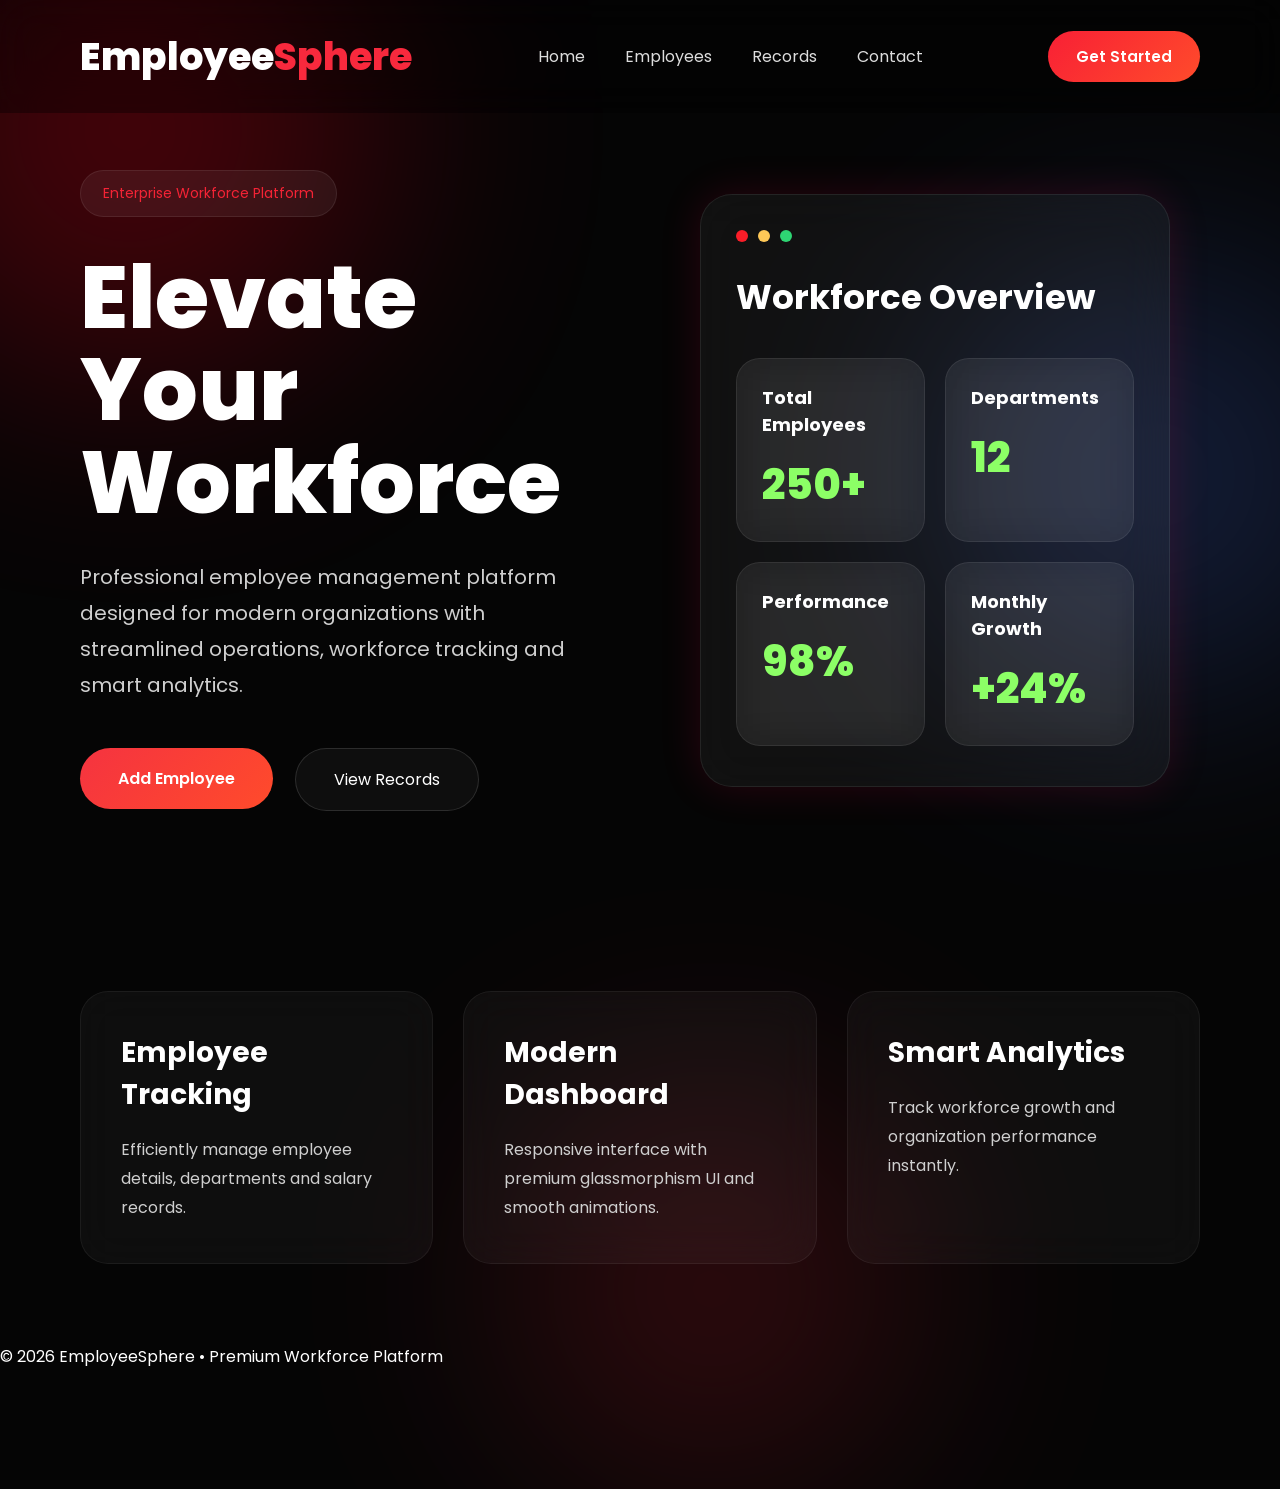
<file: employeecrud/target/classes/static/index.html>
<!DOCTYPE html>
<html lang="en">

<head>

    <meta charset="UTF-8">
    <meta name="viewport" content="width=device-width, initial-scale=1.0">

    <title>EmployeeSphere</title>

    <link rel="stylesheet" href="style.css">

    <link href="https://fonts.googleapis.com/css2?family=Poppins:wght@300;400;500;600;700;800&display=swap" rel="stylesheet">

</head>

<body>

    <!-- BACKGROUND GLOW -->

    <div class="bg-glow glow1"></div>
    <div class="bg-glow glow2"></div>
    <div class="bg-glow glow3"></div>

    <!-- NAVBAR -->

    <nav class="navbar">

        <div class="logo">
            Employee<span>Sphere</span>
        </div>

        <ul class="nav-links">

            <li><a href="#">Home</a></li>
            <li><a href="#employeeForm">Employees</a></li>
            <li><a href="#records">Records</a></li>
            <li><a href="#">Contact</a></li>

        </ul>

        <button class="nav-btn">
            Get Started
        </button>

    </nav>

    <!-- HERO SECTION -->

    <section class="hero-section">

        <!-- LEFT -->

        <div class="hero-left">

            <div class="tag">
                Enterprise Workforce Platform
            </div>

            <h1>
                Elevate Your <br>
                Workforce
            </h1>

            <p>
                Professional employee management platform designed
                for modern organizations with streamlined operations,
                workforce tracking and smart analytics.
            </p>

            <div class="hero-buttons">
                <a href="add.html">

                <button class="primary-btn">
                    Add Employee
                </button>
                </a>

                    <a href="records.html">
                <button class="secondary-btn">
                    View Records
                </button>
                </a>
            </div>

        </div>

        <!-- RIGHT -->

        <div class="hero-right">

            <div class="dashboard-card">

                <div class="card-dots">

                    <span class="red"></span>
                    <span class="yellow"></span>
                    <span class="green"></span>

                </div>

                <h2>Workforce Overview</h2>

                <div class="overview-box">

    <div class="mini-card clickable-card"
    onclick="window.location.href='records.html'">

        <h4>Total Employees</h4>
        <h1>250+</h1>

    </div>

    <div class="mini-card clickable-card"
    onclick="window.location.href='analytics.html'">

        <h4>Departments</h4>
        <h1>12</h1>

    </div>

    <div class="mini-card clickable-card"
    onclick="window.location.href='analytics.html'">

        <h4>Performance</h4>
        <h1>98%</h1>

    </div>

    <div class="mini-card clickable-card"
    onclick="window.location.href='analytics.html'">

        <h4>Monthly Growth</h4>
        <h1>+24%</h1>

    </div>

</div>

            </div>

        </div>

    </section>

    <!-- EMPLOYEE FORM -->

    <!-- <section class="employee-form-section"
             id="employeeForm">

        <h1 class="section-title">
            Add Employee
        </h1>

        <div class="employee-form">

            <input type="text"
                   id="name"
                   placeholder="Employee Name">

            <input type="text"
                   id="department"
                   placeholder="Department">

            <input type="number"
                   id="salary"
                   placeholder="Salary">

            <input type="text"
                   id="designation"
                   placeholder="Designation">

            <!-- <button class="primary-btn"
                    onclick="addEmployee()">

                Add Employee

            </button> -->
            <!-- <div class="hero-buttons">

    <a href="add.html">
        <button class="hero-btn">
            Add Employee
        </button>
    </a>

    <a href="records.html">
        <button class="hero-btn secondary-btn">
            View Records
        </button>
    </a>

</div>

        </div>

    </section> -->

    <!-- RECORDS -->

    <!-- <section class="records-section"
             id="records">

        <h1 class="section-title">
            Employee Records
        </h1>

        <div class="table-container">

           ame</th>
                        <th>Department</th>
                        <th>Salary</th>
                        <th>Designation</th>

                    </tr>

                </thead>

                <tbody id="employeeTable">

                </tbody> <table>

                <thead>

                    <tr>

                        <th>ID</th>
                        <th>N

            </table>

        </div>

    </section> --> 

    <!-- FEATURES -->

    <section class="features-section">

        <div class="feature-card">

            <h2>Employee Tracking</h2>

            <p>
                Efficiently manage employee details,
                departments and salary records.
            </p>

        </div>

        <div class="feature-card">

            <h2>Modern Dashboard</h2>

            <p>
                Responsive interface with premium
                glassmorphism UI and smooth animations.
            </p>

        </div>

        <div class="feature-card">

            <h2>Smart Analytics</h2>

            <p>
                Track workforce growth and organization
                performance instantly.
            </p>

        </div>

    </section>

    <!-- FOOTER -->

    <footer class="footer">

        © 2026 EmployeeSphere • Premium Workforce Platform

    </footer>

    <!-- JAVASCRIPT -->

    <script src="script.js"></script>

</body>

</html>
</file>
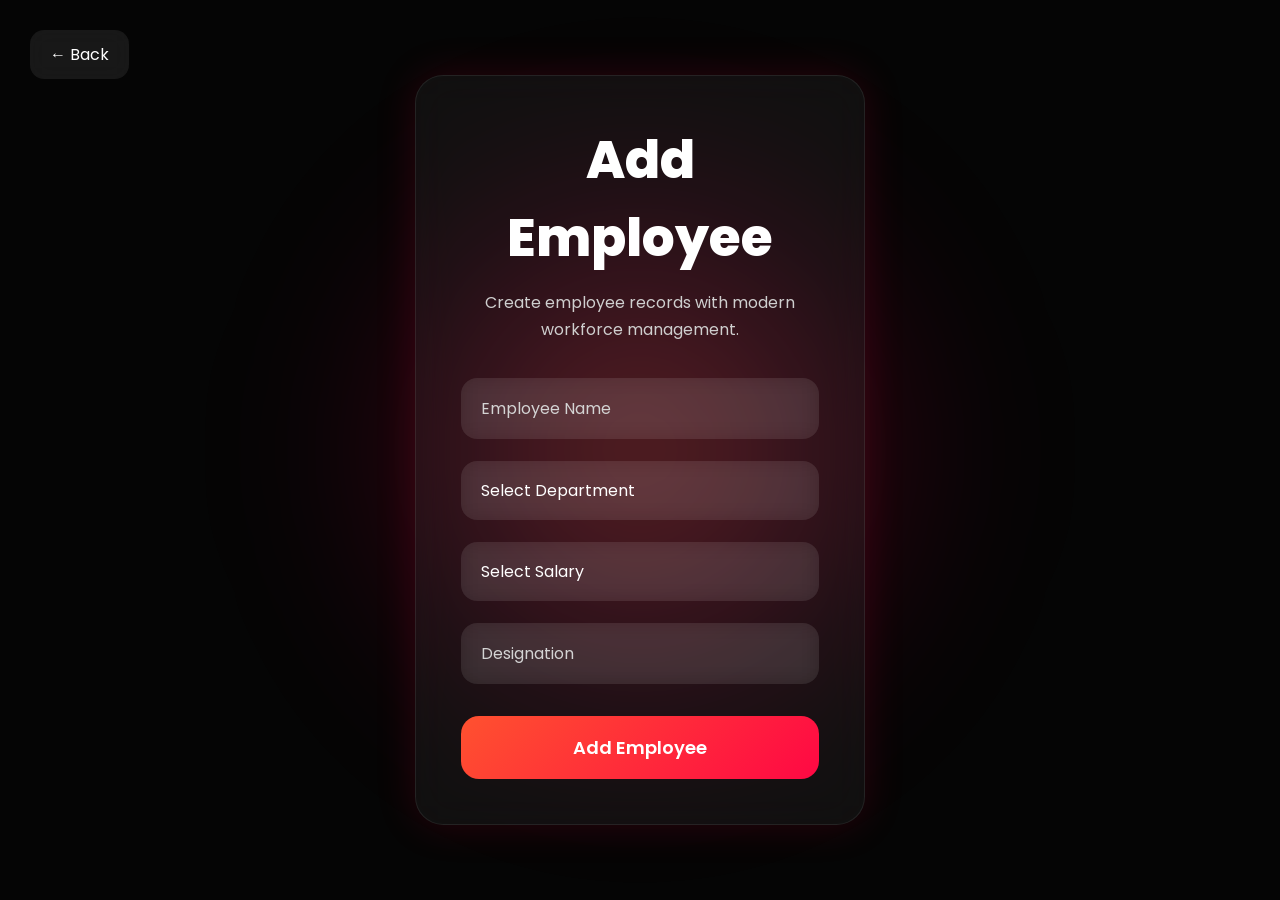
<file: employeecrud/target/classes/static/add.html>
<!DOCTYPE html>
<html lang="en">
<head>
    <meta charset="UTF-8">
    <meta name="viewport" content="width=device-width, initial-scale=1.0">
    <title>Add Employee</title>

    <link href="https://fonts.googleapis.com/css2?family=Poppins:wght@300;400;500;600;700;800&display=swap" rel="stylesheet">

    <style>

        *{
            margin:0;
            padding:0;
            box-sizing:border-box;
            font-family:'Poppins',sans-serif;
        }

        body{
            min-height:100vh;
            display:flex;
            justify-content:center;
            align-items:center;
            background:#050505;
            overflow:hidden;
            position:relative;
            color:white;
        }

        /* BACKGROUND GLOW */

        body::before{
            content:"";
            position:absolute;
            width:700px;
            height:700px;
            background:radial-gradient(circle,
            rgba(255,70,70,0.35) 0%,
            rgba(255,0,80,0.15) 35%,
            transparent 70%);
            top:50%;
            left:50%;
            transform:translate(-50%,-50%);
            filter:blur(70px);
            z-index:0;
        }

        /* CONTAINER */

        .container{
            width:450px;
            padding:45px;
            border-radius:28px;
            background:rgba(255,255,255,0.05);
            border:1px solid rgba(255,255,255,0.08);
            backdrop-filter:blur(20px);
            z-index:2;
            box-shadow:0 0 40px rgba(255,0,70,0.15);
        }

        h1{
            text-align:center;
            font-size:52px;
            margin-bottom:12px;
            font-weight:800;
        }

        .subtitle{
            text-align:center;
            color:#cfcfcf;
            margin-bottom:35px;
            line-height:1.7;
        }

        form{
            display:flex;
            flex-direction:column;
            gap:22px;
        }

        input,
        select{
            width:100%;
            padding:18px 20px;
            border:none;
            outline:none;
            border-radius:16px;
            background:rgba(255,255,255,0.08);
            color:white;
            font-size:16px;
            backdrop-filter:blur(10px);
        }

        input::placeholder{
            color:#d4d4d4;
        }

        select{
            appearance:none;
            cursor:pointer;
        }

        select option{
            background:#111;
            color:white;
        }

        .submit-btn{
            margin-top:10px;
            padding:18px;
            border:none;
            border-radius:18px;
            background:linear-gradient(135deg,#ff512f,#ff0844);
            color:white;
            font-size:18px;
            font-weight:600;
            cursor:pointer;
            transition:0.3s;
        }

        .submit-btn:hover{
            transform:translateY(-4px);
            box-shadow:0 0 25px rgba(255,70,70,0.4);
        }

        .back-btn{
            position:absolute;
            top:30px;
            left:30px;
            text-decoration:none;
            color:white;
            background:rgba(255,255,255,0.08);
            padding:12px 20px;
            border-radius:14px;
            backdrop-filter:blur(10px);
            transition:0.3s;
        }

        .back-btn:hover{
            background:rgba(255,255,255,0.15);
        }

    </style>
</head>

<body>

    <a href="index.html" class="back-btn">← Back</a>

    <div class="container">

        <h1>Add Employee</h1>

        <p class="subtitle">
            Create employee records with modern workforce management.
        </p>

        <form id="employeeForm">

            <input type="text"
                   id="name"
                   placeholder="Employee Name"
                   required>

            <!-- Department Dropdown -->

            <select id="department" required>

                <option value="">Select Department</option>

                <option>HR</option>

                <option>Developer</option>

                <option>Testing</option>

                <option>UI/UX</option>

                <option>Marketing</option>

                <option>Finance</option>

                <option>Management</option>

                <option>Fronted</option>

                <option>SQL dev</option>

                <option>DevOps</option>

                <option>Data Analyst</option>

                <option>Data scientist</option>

            </select>

            <!-- Salary Dropdown -->

            <select id="salary" required>

                <option value="">Select Salary</option>

                <option>10000</option>
                <option>20000</option>
                <option>30000</option>
                <option>40000</option>
                <option>50000</option>
                <option>60000</option>
                <option>70000</option>
                <option>80000</option>
                <option>90000</option>
                <option>100000</option>
                <option>200000</option>
                <option>300000</option>
                <option>400000</option>
                <option>500000</option>

            </select>

            <input type="text"
                   id="designation"
                   placeholder="Designation"
                   required>

            <button type="submit" class="submit-btn">
                Add Employee
            </button>

        </form>

    </div>

    <script>

        document.getElementById("employeeForm")
        .addEventListener("submit", function(e){

            e.preventDefault();

            const employee = {

                name: document.getElementById("name").value,

                department: document.getElementById("department").value,

                salary: document.getElementById("salary").value,

                designation: document.getElementById("designation").value
            };

            fetch("http://localhost:9090/employees",{

                method:"POST",

                headers:{
                    "Content-Type":"application/json"
                },

                body:JSON.stringify(employee)

            })

            .then(response => response.json())

            .then(data => {

                alert("Employee Added Successfully!");

                window.location.href = "records.html";

            })

            .catch(error => {

                console.log(error);

                alert("Error adding employee");

            });

        });

    </script>

</body>
</html>
</file>
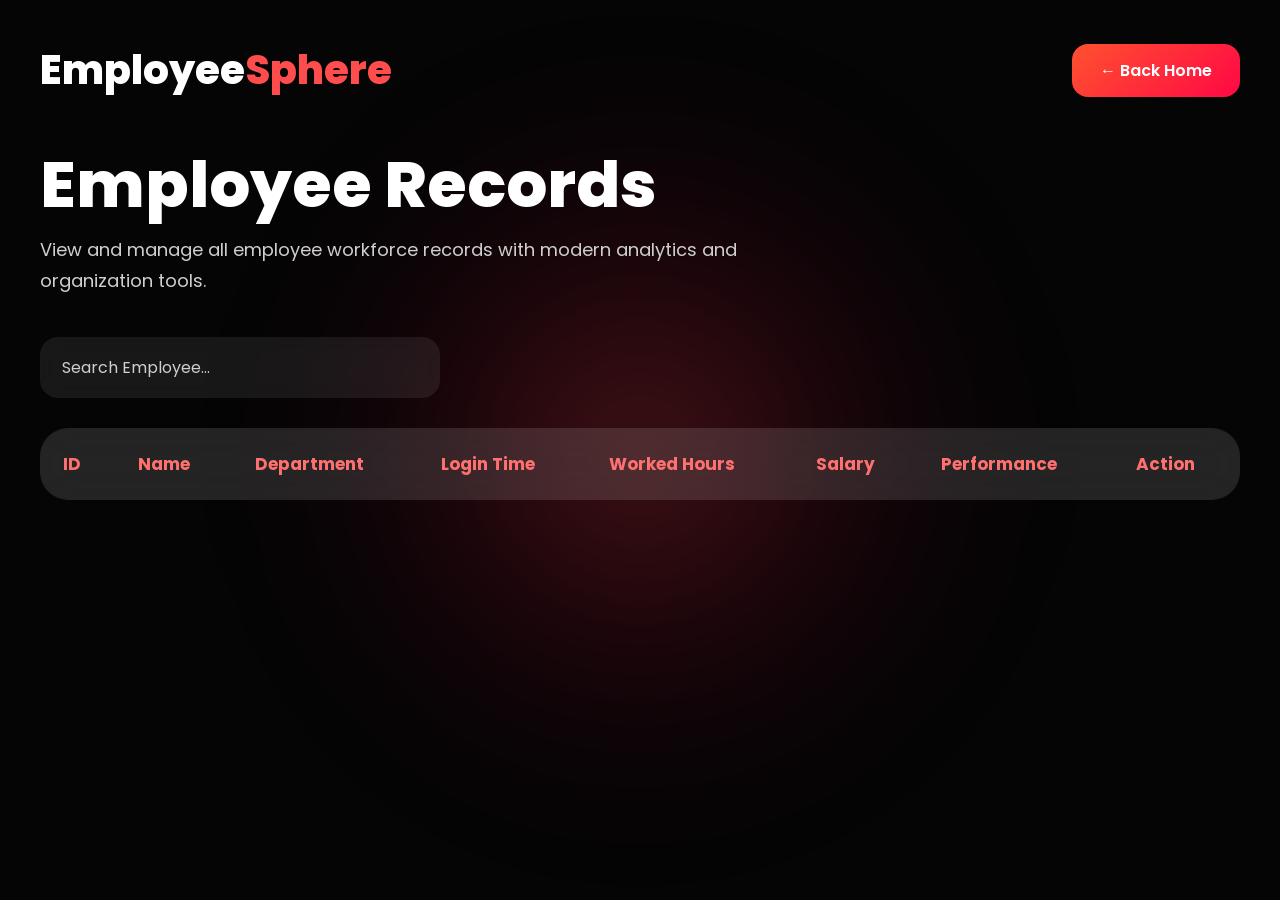
<file: employeecrud/target/classes/static/records.html>
<!DOCTYPE html>
<html lang="en">
<head>
    <meta charset="UTF-8">
    <meta name="viewport" content="width=device-width, initial-scale=1.0">
    <title>Employee Records</title>

    <link href="https://fonts.googleapis.com/css2?family=Poppins:wght@300;400;500;600;700;800&display=swap" rel="stylesheet">

    <style>

        *{
            margin:0;
            padding:0;
            box-sizing:border-box;
            font-family:'Poppins',sans-serif;
        }

        body{
            background:#050505;
            color:white;
            min-height:100vh;
            padding:40px;
            overflow-x:hidden;
            position:relative;
        }

        /* BACKGROUND GLOW */

        body::before{
            content:"";
            position:absolute;
            width:700px;
            height:700px;
            background:radial-gradient(circle,
            rgba(255,70,70,0.30) 0%,
            rgba(255,0,70,0.10) 35%,
            transparent 70%);
            top:50%;
            left:50%;
            transform:translate(-50%,-50%);
            filter:blur(80px);
            z-index:0;
        }

        .container{
            position:relative;
            z-index:2;
        }

        /* NAVBAR */

        .navbar{
            display:flex;
            justify-content:space-between;
            align-items:center;
            margin-bottom:50px;
        }

        .logo{
            font-size:40px;
            font-weight:800;
        }

        .logo span{
            color:#ff4d4d;
        }

        .back-btn{
            text-decoration:none;
            padding:14px 28px;
            border-radius:16px;
            background:linear-gradient(135deg,#ff512f,#ff0844);
            color:white;
            font-weight:600;
            transition:0.3s;
        }

        .back-btn:hover{
            transform:translateY(-3px);
            box-shadow:0 0 20px rgba(255,70,70,0.4);
        }

        /* TITLE */

        .title-section{
            margin-bottom:40px;
        }

        .title-section h1{
            font-size:64px;
            line-height:1.1;
            margin-bottom:15px;
            font-weight:800;
        }

        .title-section p{
            color:#cfcfcf;
            font-size:18px;
            line-height:1.7;
            max-width:700px;
        }

        /* SEARCH */

        .search-box{
            margin:30px 0;
        }

        .search-box input{
            width:100%;
            max-width:400px;
            padding:18px 22px;
            border:none;
            outline:none;
            border-radius:18px;
            background:rgba(255,255,255,0.08);
            color:white;
            font-size:16px;
            backdrop-filter:blur(10px);
        }

        .search-box input::placeholder{
            color:#cfcfcf;
        }

        /* TABLE */

        .table-container{
            margin-top:30px;
            border-radius:28px;
            overflow:hidden;
            background:rgba(255,255,255,0.05);
            border:1px solid rgba(255,255,255,0.08);
            backdrop-filter:blur(20px);
        }

        table{
            width:100%;
            border-collapse:collapse;
        }

        thead{
            background:rgba(255,255,255,0.08);
        }

        th{
            padding:22px;
            text-align:left;
            font-size:17px;
            color:#ff7070;
        }

        td{
            padding:22px;
            border-top:1px solid rgba(255,255,255,0.05);
            color:#f1f1f1;
        }

        tbody tr{
            transition:0.3s;
        }

        tbody tr:hover{
            background:rgba(255,255,255,0.06);
        }

        /* DELETE BUTTON */

        .delete-btn{
            padding:10px 18px;
            border:none;
            border-radius:12px;
            background:linear-gradient(135deg,#ff512f,#ff0844);
            color:white;
            cursor:pointer;
            font-weight:600;
            transition:0.3s;
        }

        .delete-btn:hover{
            transform:scale(1.05);
            box-shadow:0 0 18px rgba(255,70,70,0.4);
        }

        /* RESPONSIVE */

        @media(max-width:900px){

            .title-section h1{
                font-size:42px;
            }

            table{
                min-width:900px;
            }

            .table-container{
                overflow-x:auto;
            }

        }
        /* PERFORMANCE BAR */

.progress-container{

    width:180px;
    height:18px;
    background:rgba(255,255,255,0.08);
    border-radius:20px;
    overflow:hidden;
}

.progress-bar{

    height:100%;
    border-radius:20px;
    background:linear-gradient(135deg,#00ff66,#66ff99);
    text-align:center;
    font-size:11px;
    font-weight:600;
    color:#000;
    line-height:18px;
}

    </style>
</head>

<body>

    <div class="container">

        <!-- NAVBAR -->

        <div class="navbar">

            <div class="logo">
                Employee<span>Sphere</span>
            </div>

            <a href="index.html" class="back-btn">
                ← Back Home
            </a>

        </div>

        <!-- TITLE -->

        <div class="title-section">

            <h1>
                Employee Records
            </h1>

            <p>
                View and manage all employee workforce records with modern analytics and organization tools.
            </p>

        </div>

        <!-- SEARCH -->

        <div class="search-box">

            <input type="text"
                   id="searchInput"
                   placeholder="Search Employee...">

        </div>

        <!-- TABLE -->

        <div class="table-container">

            <table>
                 <thead>

    <tr>

        <th>ID</th>
        <th>Name</th>
        <th>Department</th>
        <th>Login Time</th>
        <th>Worked Hours</th>
        <th>Salary</th>
        <th>Performance</th>
        <th>Action</th>

    </tr>

</thead>

<tbody id="employeeTable">

</tbody>

            </table>

        </div>

    </div>

    <script>

const API_URL = "http://localhost:9090/employees";

window.onload = function () {

    getEmployees();

};

function getEmployees() {

    fetch(API_URL)

    .then(response => response.json())

    .then(data => {

        let table = "";

        data.forEach((emp, index) => {

            // RANDOM VALUES

    let hour = Math.floor(Math.random() * 3) + 9; // 9 to 11
let minute = Math.floor(Math.random() * 60);

let ampm = hour >= 12 ? "PM" : "AM";

let formattedHour = hour > 12 ? hour - 12 : hour;

let formattedMinute = minute < 10 ? "0" + minute : minute;

let loginTime = `${formattedHour}:${formattedMinute} ${ampm}`;

            let workedHours = Math.floor(Math.random() * 4) + 6 + " hrs";

            let performance = Math.floor(Math.random() * 21) + 80;

            table += `

            <tr>

                <td>${index + 1}</td>

                <td>${emp.name}</td>

                <td>${emp.department}</td>

                <td>${loginTime}</td>

                <td>${workedHours}</td>

                <td>₹ ${emp.salary}</td>

                <td>

                    <div class="progress-container">

                        <div class="progress-bar"
                        style="width:${performance}%">

                            ${performance}%

                        </div>

                    </div>

                </td>

                <td>

                    <button class="delete-btn"
                    onclick="deleteEmployee(${emp.id})">

                    Delete

                    </button>

                </td>

            </tr>

            `;

        });

        document.getElementById("employeeTable")
        .innerHTML = table;

    });

}

function deleteEmployee(id){

    fetch(API_URL + "/" + id,{

        method:"DELETE"

    })

    .then(() => {

        getEmployees();

    });

}

</script>
</body>
</html>
</file>
<file: employeecrud/target/classes/static/style.css>
@import url('https://fonts.googleapis.com/css2?family=Poppins:wght@300;400;500;600;700;800&display=swap');

*{
    margin:0;
    padding:0;
    box-sizing:border-box;
    font-family:'Poppins',sans-serif;
}

body{
    background:#050505;
    color:white;
    overflow-x:hidden;
    position:relative;
}

/* GLOW BACKGROUND */

.bg-glow{
    position:absolute;
    border-radius:50%;
    filter:blur(120px);
    z-index:-1;
}

.glow1{
    width:500px;
    height:500px;
    background:#ff0019;
    top:-120px;
    left:-120px;
    opacity:0.25;
}

.glow2{
    width:450px;
    height:450px;
    background:#4d7cff;
    top:250px;
    right:-100px;
    opacity:0.20;
}

.glow3{
    width:400px;
    height:400px;
    background:#f5263b;
    bottom:-120px;
    left:40%;
    opacity:0.18;
}

/* NAVBAR */

.navbar{
    width:100%;
    padding:28px 80px;
    display:flex;
    justify-content:space-between;
    align-items:center;
    position:fixed;
    top:0;
    z-index:1000;
    background:rgba(0,0,0,0.35);
    backdrop-filter:blur(20px);
}

.logo{
    font-size:38px;
    font-weight:800;
    color:white;
}

.logo span{
    color:#f8293d;
}

.nav-links{
    display:flex;
    gap:40px;
    list-style:none;
}

.nav-links a{
    text-decoration:none;
    color:#ddd;
    font-size:16px;
    transition:0.3s;
}

.nav-links a:hover{
    color:#f52f2f;
}

.nav-btn{
    padding:14px 28px;
    border:none;
    border-radius:40px;
    background:linear-gradient(135deg,#f82035,#ff4b2b);
    color:white;
    font-size:15px;
    font-weight:600;
    cursor:pointer;
    transition:0.4s;
}

.nav-btn:hover{
    transform:translateY(-3px);
    box-shadow:0 0 25px rgba(254, 28, 66, 0.5);
}

/* HERO SECTION */

.hero-section{
    width:100%;
    min-height:100vh;
    display:flex;
    justify-content:space-between;
    align-items:center;
    padding:170px 80px 100px;
    gap:60px;
}

/* LEFT SIDE */

.hero-left{
    flex:1;
}

.tag{
    display:inline-block;
    padding:12px 22px;
    border-radius:40px;
    background:rgba(255,255,255,0.06);
    border:1px solid rgba(255,255,255,0.08);
    color:#f52335;
    font-size:14px;
    margin-bottom:35px;
}

.hero-left h1{
    font-size:88px;
    line-height:1.05;
    margin-bottom:30px;
    font-weight:800;
}

.hero-left p{
    font-size:20px;
    line-height:1.8;
    color:#cfcfcf;
    max-width:700px;
}

/* BUTTONS */

.hero-buttons{
    margin-top:45px;
    display:flex;
    gap:22px;
}

.primary-btn{
    padding:18px 38px;
    border:none;
    border-radius:50px;
    background:linear-gradient(135deg,#f53340,#ff4b2b);
    color:white;
    font-size:16px;
    font-weight:600;
    cursor:pointer;
    transition:0.4s;
}

.primary-btn:hover{
    transform:translateY(-4px);
    box-shadow:0 0 30px rgba(255,70,100,0.5);
}

.secondary-btn{
    padding:18px 38px;
    border-radius:50px;
    border:1px solid rgba(255,255,255,0.12);
    background:rgba(255,255,255,0.04);
    color:white;
    font-size:16px;
    cursor:pointer;
    transition:0.4s;
}

.secondary-btn:hover{
    background:rgba(255,255,255,0.08);
}

/* RIGHT SIDE */

.hero-right{
    flex:1;
    display:flex;
    justify-content:center;
}

.dashboard-card{
    width:100%;
    max-width:470px;
    padding:35px;
    border-radius:32px;
    background:rgba(255,255,255,0.05);
    border:1px solid rgba(255,255,255,0.08);
    backdrop-filter:blur(24px);
    box-shadow:0 0 40px rgba(255,0,80,0.15);
    height: auto;
    padding-bottom: 40px;
}

/* DOTS */

.card-dots{
    display:flex;
    gap:10px;
    margin-bottom:30px;
}

.card-dots span{
    width:12px;
    height:12px;
    border-radius:50%;
}

.red{
    background:#fa1d28;
}

.yellow{
    background:#ffc857;
}

.green{
    background:#2ed573;
}

/* DASHBOARD */

.dashboard-card h2{
    font-size:34px;
    margin-bottom:35px;
}

.stats-grid{
    display:grid;
    grid-template-columns:1fr 1fr;
    gap:22px;
}

.stat-box{
    padding:28px;
    border-radius:24px;
    background:rgba(255,255,255,0.04);
    border:1px solid rgba(255,255,255,0.05);
    transition:0.4s;
}

.stat-box:hover{
    transform:translateY(-5px);
    box-shadow:0 0 25px rgba(255,80,120,0.2);
}

.stat-box h4{
    color:#d6d6d6;
    margin-bottom:18px;
    font-size:15px;
    font-weight:500;
}

.stat-box h1{
    font-size:48px;
    color:#82fa79;
}

/* FEATURES */

.features-section{
    width:100%;
    padding:80px;
    display:grid;
    grid-template-columns:repeat(auto-fit,minmax(280px,1fr));
    gap:30px;
}

.feature-card{
    padding:40px;
    border-radius:28px;
    background:rgba(255,255,255,0.04);
    border:1px solid rgba(255,255,255,0.06);
    backdrop-filter:blur(20px);
    transition:0.4s;
}

.feature-card:hover{
    transform:translateY(-8px);
    box-shadow:0 0 30px rgba(255,70,100,0.2);
}

.feature-card h2{
    margin-bottom:20px;
    font-size:28px;
}

.feature-card p{
    color:#cfcfcf;
    line-height:1.8;
}

/* RESPONSIVE */

@media(max-width:1100px){

    .hero-section{
        flex-direction:column;
        text-align:center;
        padding:150px 30px 80px;
    }

    .hero-left h1{
        font-size:62px;
    }

    .hero-left p{
        font-size:18px;
    }

    .hero-buttons{
        justify-content:center;
        flex-wrap:wrap;
    }

    .navbar{
        padding:25px 30px;
    }

    .nav-links{
        display:none;
    }

    .stats-grid{
        grid-template-columns:1fr;
    }

    .features-section{
        padding:50px 30px;
    }
}

@media(max-width:600px){

    .hero-left h1{
        font-size:46px;
    }

    .dashboard-card{
        padding:25px;
    }

    .dashboard-card h2{
        font-size:28px;
    }

    .stat-box h1{
        font-size:38px;
    }

    .logo{
        font-size:30px;
    }
}
/* ADD PAGE */

.form-page{
    width:100%;
    min-height:100vh;
    display:flex;
    justify-content:center;
    align-items:center;
    background:#050505;
    padding:40px;
}

.form-box{
    width:100%;
    max-width:550px;
    padding:50px;
    border-radius:30px;
    background:rgba(255,255,255,0.05);
    border:1px solid rgba(255,255,255,0.08);
    backdrop-filter:blur(20px);
}

.form-box h1{
    font-size:48px;
    margin-bottom:15px;
}

.form-box p{
    color:#bbb;
    margin-bottom:35px;
    line-height:1.7;
}

.form-box input,
.form-box select{
    width:100%;
    padding:18px;
    margin-bottom:20px;
    border:none;
    outline:none;
    border-radius:16px;
    background:rgba(255,255,255,0.06);
    color:white;
    font-size:16px;
}

.form-box button{
    width:100%;
    padding:18px;
    border:none;
    border-radius:50px;
    background:linear-gradient(135deg,#ff512f,#ff0844);
    color:white;
    font-size:18px;
    font-weight:600;
    cursor:pointer;
}

/* RECORDS PAGE */

.records-page{
    width:100%;
    min-height:100vh;
    padding:80px;
    background:#050505;
}

.records-page h1{
    font-size:55px;
    margin-bottom:40px;
}

.table-container{
    overflow-x:auto;
    border-radius:25px;
    background:rgba(255,255,255,0.05);
    border:1px solid rgba(255,255,255,0.08);
}

table{
    width:100%;
    border-collapse:collapse;
}

th,td{
    padding:22px;
    text-align:left;
}

thead{
    background:rgba(255,255,255,0.08);
}

tbody tr{
    border-bottom:1px solid rgba(255,255,255,0.05);
}
.clickable-card{
    cursor: pointer;
    transform: 0.4s;
}
.clickable-card:hover{
    transform: translateY(-8px) scale(1.03);
    box-shadow: 0 0 25px rgba(0,255,100,0.25);
}
.overview-box{
    display:grid;
    grid-template-columns:repeat(2,1fr);
    gap:20px;
    margin-top:30px;
}

.mini-card{
    background:rgba(255,255,255,0.05);
    border:1px solid rgba(255,255,255,0.08);
    border-radius:24px;
    padding:25px;
    backdrop-filter:blur(20px);
    transition:0.4s;
}

.mini-card:hover{
    transform:translateY(-8px);
    box-shadow:0 0 25px rgba(0,255,100,0.18);
}

.mini-card h4{
    color:#ffffff;
    font-size:18px;
    margin-bottom:15px;
}

.mini-card h1{
    color:#8cff66;
    font-size:42px;
    font-weight:800;
}

.clickable-card{
    cursor:pointer;
}
</file>
